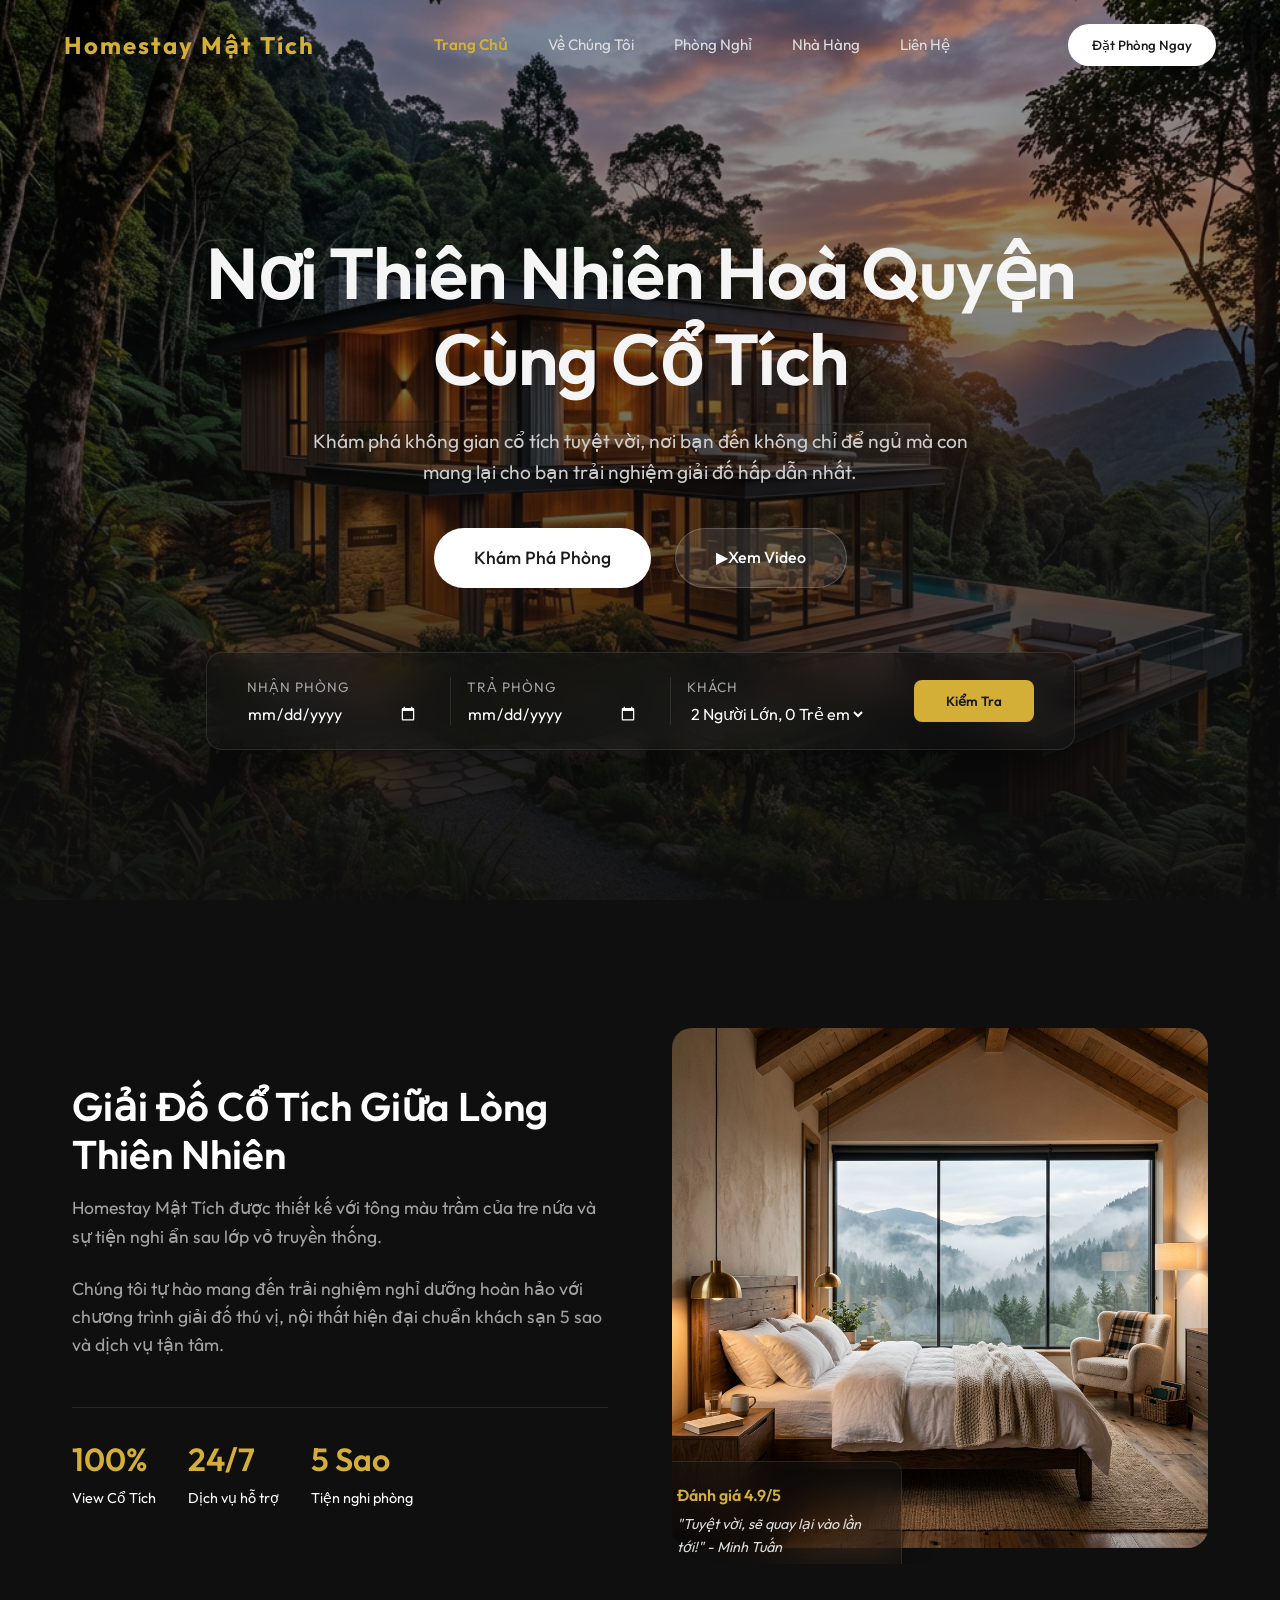
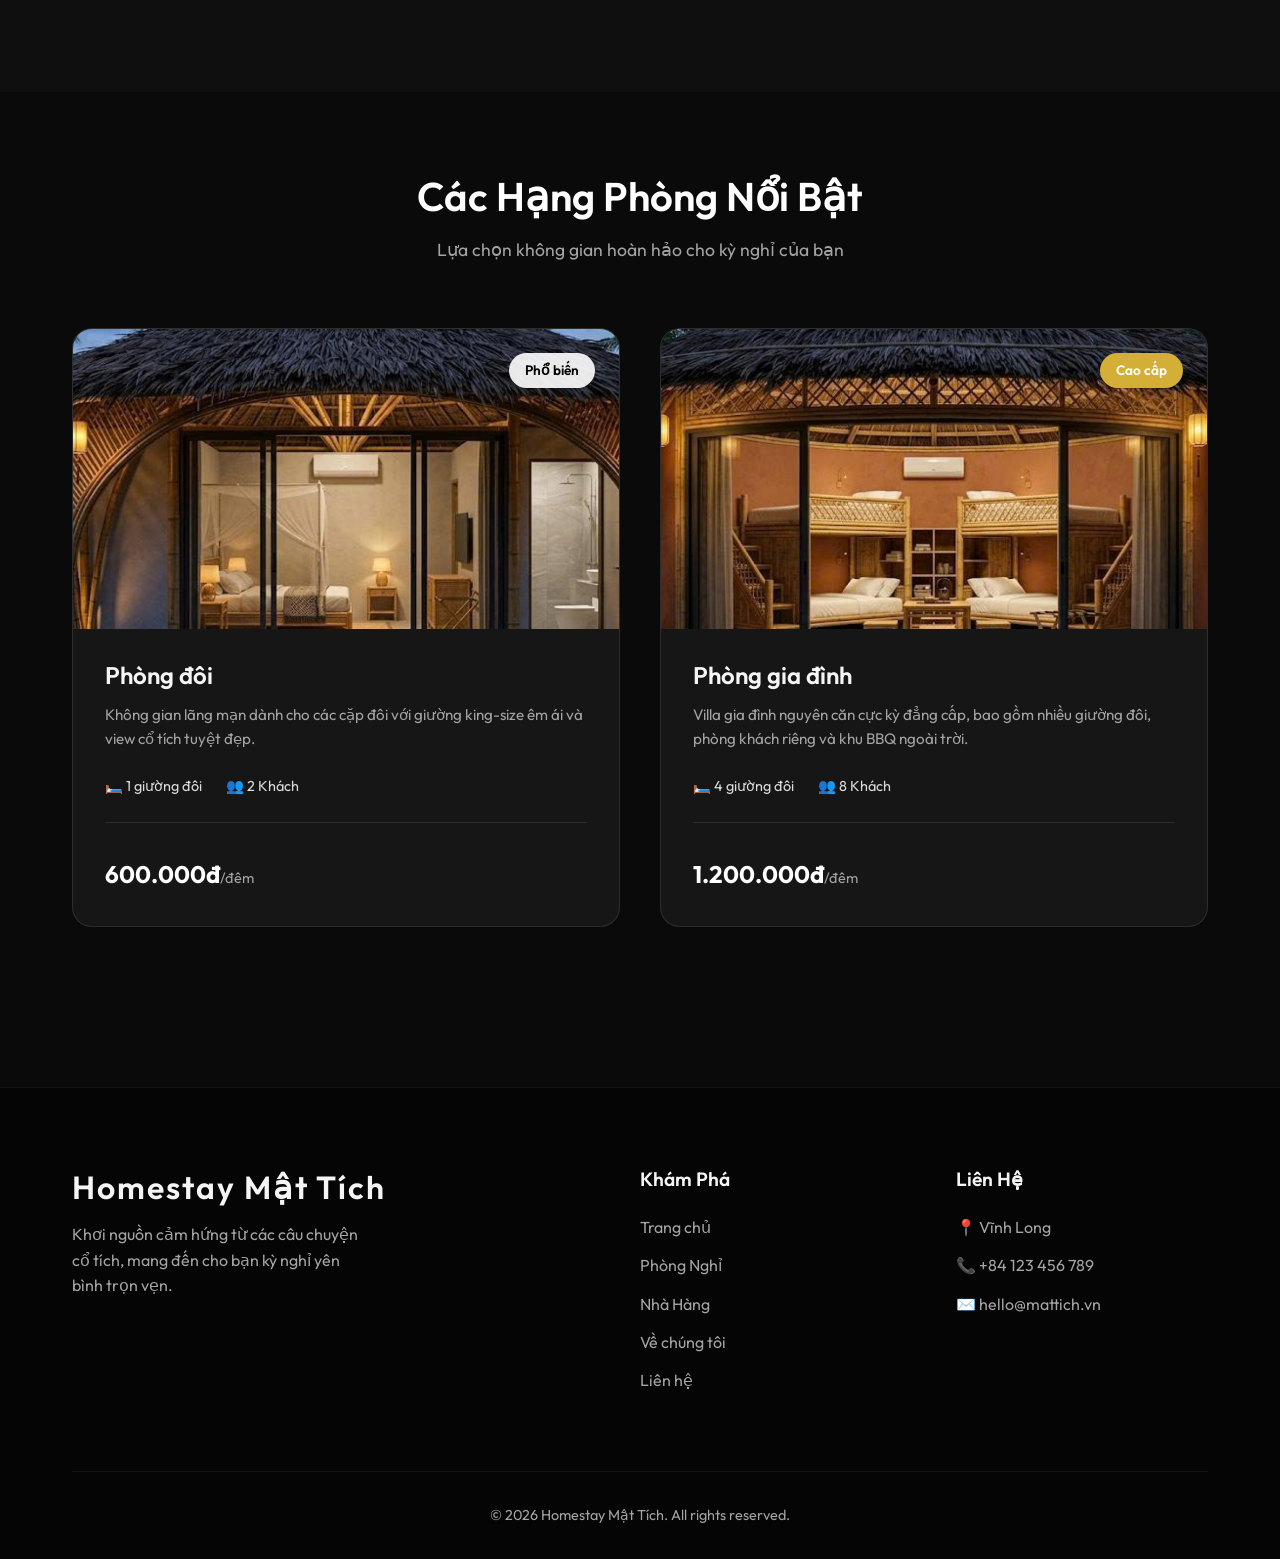
<file: index.html>
<!DOCTYPE html>
<html lang="vi">

<head>
    <meta charset="UTF-8">
    <meta name="viewport" content="width=device-width, initial-scale=1.0">
    <title>Homestay Mật Tích | Trải Nghiệm Nghỉ Dưỡng Hoàn Hảo</title>
    <meta name="description"
        content="Homestay Mật Tích mang đến cho bạn không gian lưu trú sang trọng, hoà mình cùng thiên nhiên với thiết kế hiện đại và dịch vụ đẳng cấp.">
    <!-- Google Fonts -->
    <link rel="preconnect" href="https://fonts.googleapis.com">
    <link rel="preconnect" href="https://fonts.gstatic.com" crossorigin>
    <link href="https://fonts.googleapis.com/css2?family=Outfit:wght@300;400;500;600;700&display=swap" rel="stylesheet">

    <!-- CSS -->
    <link rel="stylesheet" href="css/style.css">
    <link rel="stylesheet" href="css/animations.css">
</head>

<body>
    <!-- Navbar -->
    <nav class="navbar hidden-element">
        <div class="logo" style="color: var(--accent);">Homestay Mật Tích</div>
        <ul class="nav-links">
            <li><a href="index.html" style="color: var(--accent); font-weight: 600;">Trang Chủ</a></li>
            <li><a href="about.html">Về Chúng Tôi</a></li>
            <li><a href="rooms.html">Phòng Nghỉ</a></li>
            <li><a href="restaurant.html">Nhà Hàng</a></li>
            <li><a href="contact.html">Liên Hệ</a></li>
        </ul>
        <button class="btn-primary">Đặt Phòng Ngay</button>
    </nav>

    <!-- Hero Section -->
    <header id="home" class="hero">
        <div class="hero-bg"></div>
        <div class="hero-content">
            <h1 class="fade-up">Nơi Thiên Nhiên Hoà Quyện<br>Cùng Cổ Tích</h1>
            <p class="fade-up delay-1">Khám phá không gian cổ tích tuyệt vời, nơi bạn đến không chỉ để
                ngủ mà con mang lại cho bạn trải nghiệm giải đố hấp dẫn nhất.</p>
            <div class="hero-actions fade-up delay-2">
                <a href="rooms.html" class="btn-primary large">Khám Phá Phòng</a>
                <a href="#video" class="btn-secondary large play-btn">
                    <span class="icon">▶</span> Xem Video
                </a>
            </div>

            <!-- Glassmorphism Booking Bar -->
            <div class="booking-bar fade-up delay-3">
                <div class="booking-field">
                    <label>Nhận phòng</label>
                    <input type="date">
                </div>
                <div class="booking-field">
                    <label>Trả phòng</label>
                    <input type="date">
                </div>
                <div class="booking-field">
                    <label>Khách</label>
                    <select>
                        <option>2 Người Lớn, 0 Trẻ em</option>
                        <option>2 Người Lớn, 1 Trẻ em</option>
                        <option>4 Người Lớn, 2 Trẻ em</option>
                    </select>
                </div>
                <button class="btn-accent">Kiểm Tra</button>
            </div>
        </div>
    </header>

    <!-- About Section -->
    <section id="about" class="about-section">
        <div class="container grid-2-col">
            <div class="about-text scroll-animate slide-right">
                <h2 class="section-title">Giải Đố Cổ Tích Giữa Lòng Thiên Nhiên</h2>
                <p>Homestay Mật Tích được thiết kế với tông màu trầm của tre nứa và sự tiện nghi ẩn sau lớp vỏ truyền
                    thống.</p>
                <p>Chúng tôi tự hào mang đến trải nghiệm nghỉ dưỡng hoàn hảo với chương trình giải đố thú vị, nội thất
                    hiện đại chuẩn
                    khách sạn 5 sao và dịch vụ tận tâm.</p>
                <div class="features">
                    <div class="feature-item">
                        <h3>100%</h3>
                        <p>View Cổ Tích</p>
                    </div>
                    <div class="feature-item">
                        <h3>24/7</h3>
                        <p>Dịch vụ hỗ trợ</p>
                    </div>
                    <div class="feature-item">
                        <h3>5 Sao</h3>
                        <p>Tiện nghi phòng</p>
                    </div>
                </div>
            </div>
            <div class="about-image scroll-animate slide-left">
                <img src="assets/images/room1.png" alt="Phòng ngủ ấm cúng" class="image-parallax">
                <div class="glass-card overlay-card">
                    <h4>Đánh giá 4.9/5</h4>
                    <p>"Tuyệt vời, sẽ quay lại vào lần tới!" - Minh Tuấn</p>
                </div>
            </div>
        </div>
    </section>

    <!-- Rooms Section -->
    <section id="rooms" class="rooms-section">
        <div class="container">
            <div class="section-header scroll-animate fade-up">
                <h2 class="section-title">Các Hạng Phòng Nổi Bật</h2>
                <p>Lựa chọn không gian hoàn hảo cho kỳ nghỉ của bạn</p>
            </div>

            <div class="rooms-grid">
                <!-- Room Card 1: Phòng đôi -->
                <div class="room-card scroll-animate fade-up">
                    <div class="room-img-wrapper">
                        <img src="assets/images/room4.jpg" alt="Phòng đôi">
                        <span class="badge">Phổ biến</span>
                    </div>
                    <div class="room-info">
                        <h3>Phòng đôi</h3>
                        <p>Không gian lãng mạn dành cho các cặp đôi với giường king-size êm ái và view cổ tích tuyệt đẹp.</p>
                        <div class="room-meta">
                            <span>🛏️ 1 giường đôi</span>
                            <span>👥 2 Khách</span>
                        </div>
                        <div class="room-footer">
                            <div class="price">600.000đ<span>/đêm</span></div>
                            <!-- Đã xoá nút chi tiết theo yêu cầu -->
                        </div>
                    </div>
                </div>

                <!-- Room Card 2: Phòng gia đình -->
                <div class="room-card scroll-animate fade-up delay-1">
                    <div class="room-img-wrapper">
                        <img src="assets/images/room6.jpg" alt="Phòng gia đình">
                        <span class="badge premium">Cao cấp</span>
                    </div>
                    <div class="room-info">
                        <h3>Phòng gia đình</h3>
                        <p>Villa gia đình nguyên căn cực kỳ đẳng cấp, bao gồm nhiều giường đôi, phòng khách riêng và khu
                            BBQ ngoài trời.</p>
                        <div class="room-meta">
                            <span>🛏️ 4 giường đôi</span>
                            <span>👥 8 Khách</span>
                        </div>
                        <div class="room-footer">
                            <div class="price">1.200.000đ<span>/đêm</span></div>
                            <!-- Đã xoá nút chi tiết theo yêu cầu -->
                        </div>
                    </div>
                </div>
            </div>
        </div>
    </section>

    <!-- Footer -->
    <footer class="footer">
        <div class="container">
            <div class="footer-grid">
                <div class="footer-brand">
                    <h2>Homestay Mật Tích</h2>
                    <p>Khơi nguồn cảm hứng từ các câu chuyện cổ tích, mang đến cho bạn kỳ nghỉ yên bình trọn vẹn.</p>
                </div>
                <div class="footer-links">
                    <h3>Khám Phá</h3>
                    <ul>
                        <li><a href="index.html">Trang chủ</a></li>
                        <li><a href="rooms.html">Phòng Nghỉ</a></li>
                        <li><a href="restaurant.html">Nhà Hàng</a></li>
                        <li><a href="about.html">Về chúng tôi</a></li>
                        <li><a href="contact.html">Liên hệ</a></li>
                    </ul>
                </div>
                <div class="footer-contact">
                    <h3>Liên Hệ</h3>
                    <p>📍 Vĩnh Long</p>
                    <p>📞 +84 123 456 789</p>
                    <p>✉️ hello@mattich.vn</p>
                </div>
            </div>
            <div class="footer-bottom">
                <p>&copy; 2026 Homestay Mật Tích. All rights reserved.</p>
            </div>
        </div>
    </footer>

    <!-- JS -->
    <script src="js/main.js"></script>
</body>

</html>
</file>
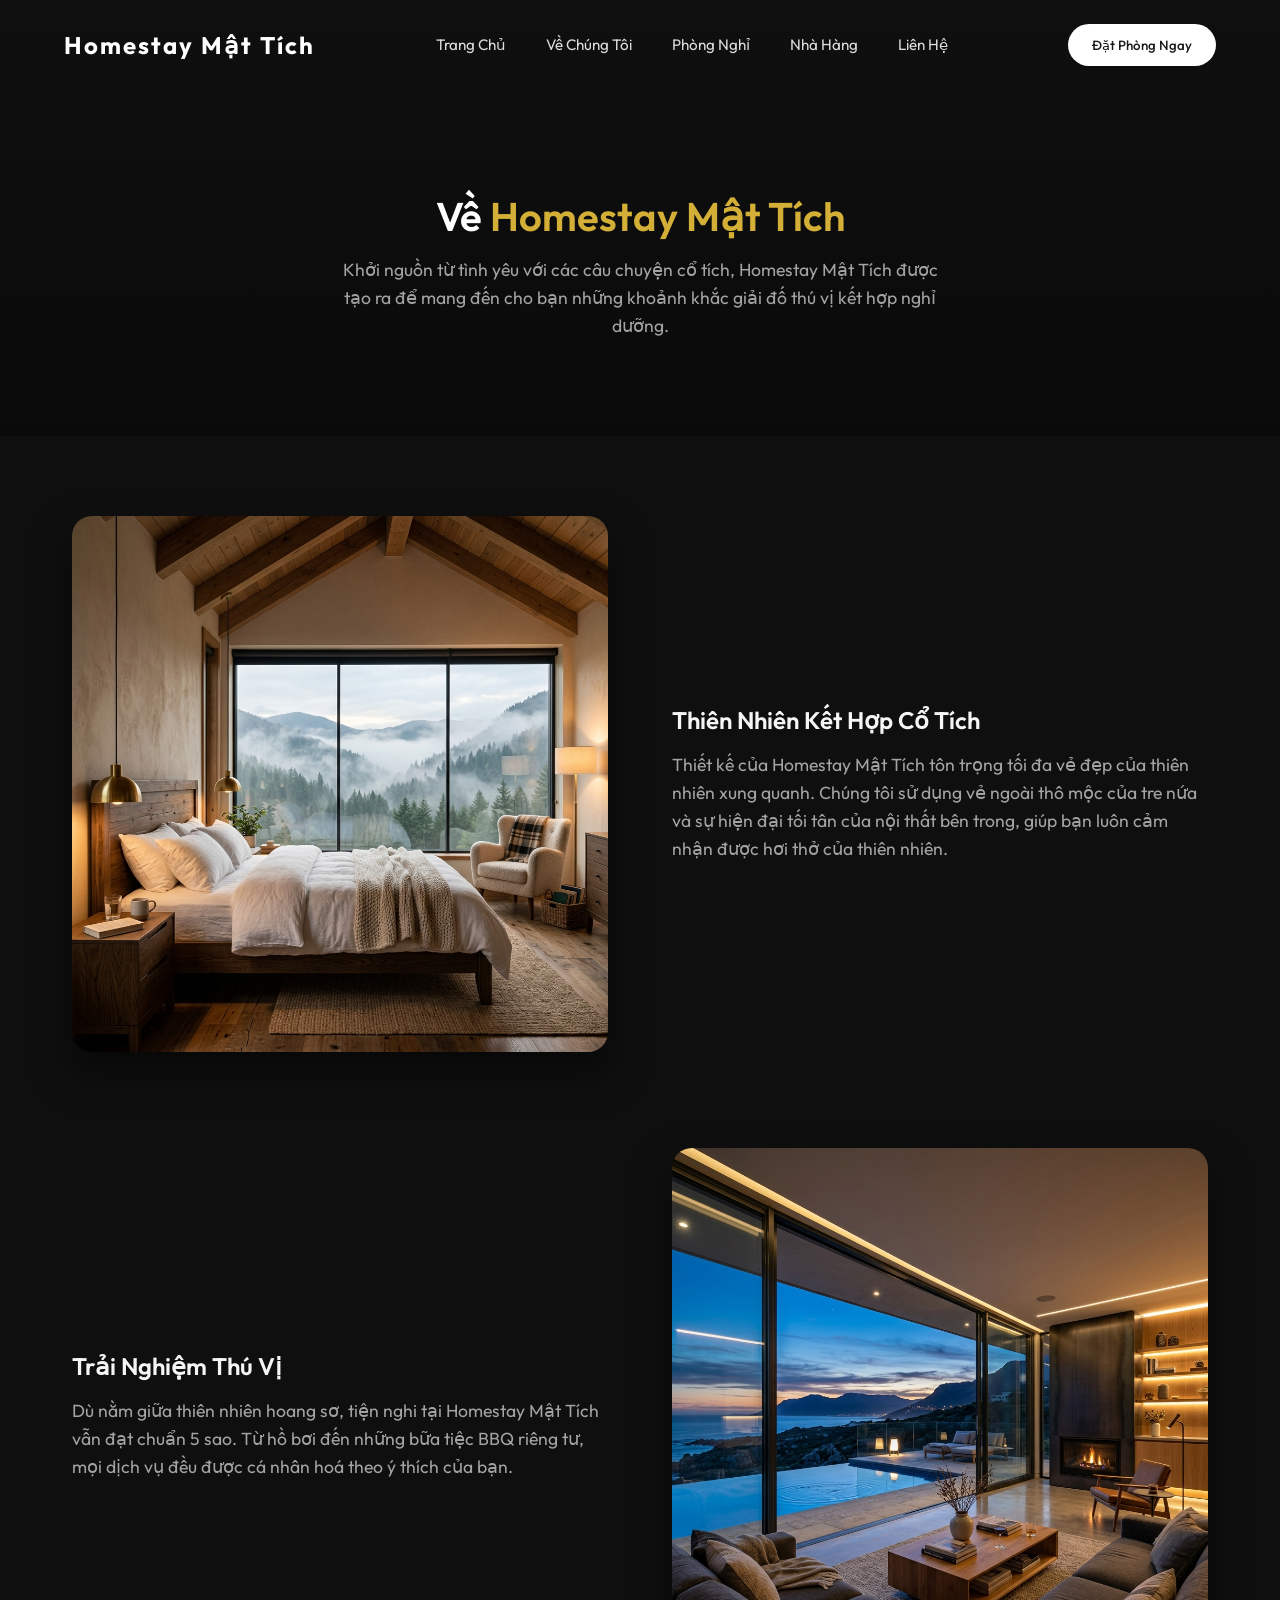
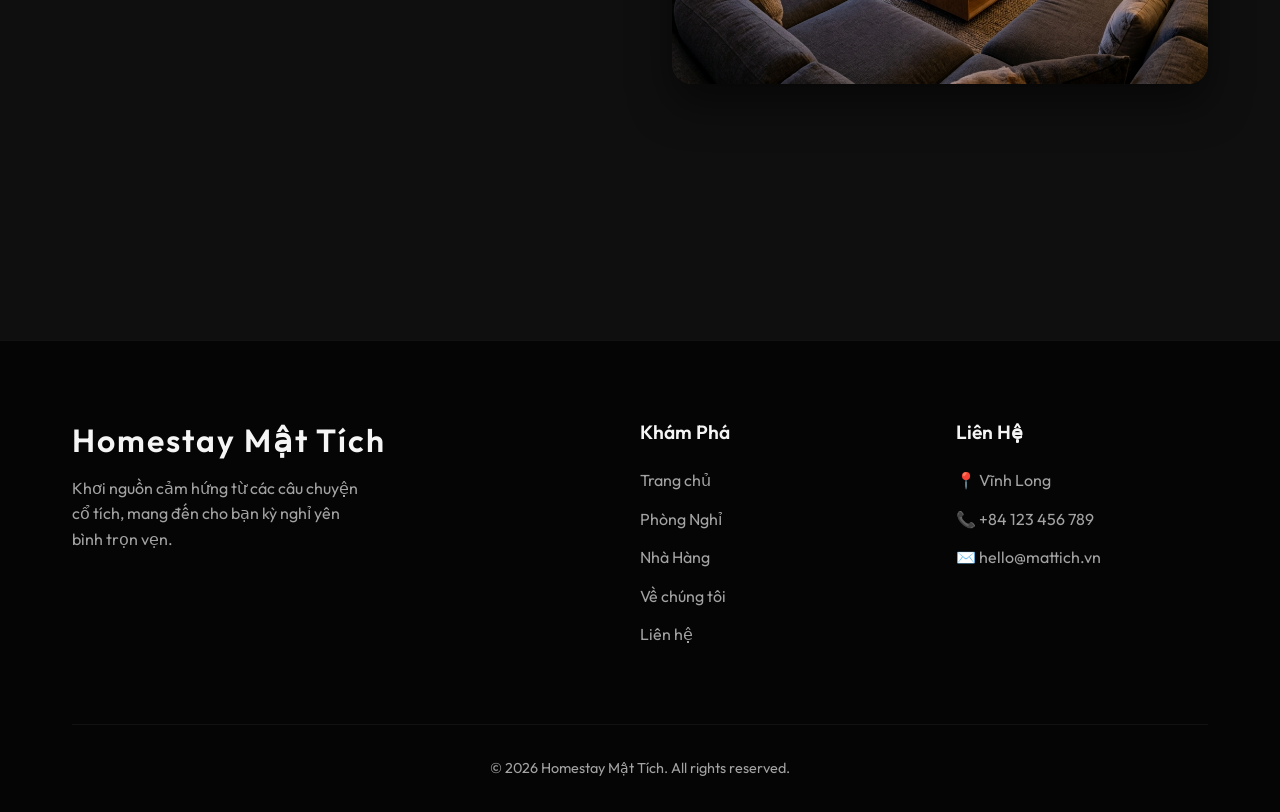
<file: about.html>
﻿<!DOCTYPE html>
<html lang="vi">

<head>
    <meta charset="UTF-8">
    <meta name="viewport" content="width=device-width, initial-scale=1.0">
    <title>Về Chúng Tôi | Homestay Mật Tích</title>
    <meta name="description" content="Khám phá câu chuyện và dịch vụ của Homestay Mật Tích.">
    <!-- Google Fonts -->
    <link rel="preconnect" href="https://fonts.googleapis.com">
    <link rel="preconnect" href="https://fonts.gstatic.com" crossorigin>
    <link href="https://fonts.googleapis.com/css2?family=Outfit:wght@300;400;500;600;700&display=swap" rel="stylesheet">

    <!-- CSS -->
    <link rel="stylesheet" href="css/style.css">
    <link rel="stylesheet" href="css/animations.css">
    <style>
        .page-header {
            padding: 12rem 0 6rem;
            text-align: center;
            background: linear-gradient(to bottom, rgba(15, 15, 15, 1) 0%, rgba(10, 10, 10, 1) 100%);
        }

        .story-section {
            padding: 5rem 0 10rem;
        }

        .story-grid {
            display: grid;
            grid-template-columns: 1fr 1fr;
            gap: 4rem;
            align-items: center;
            margin-bottom: 6rem;
        }

        .story-grid.reverse {
            direction: rtl;
        }

        .story-grid.reverse>* {
            direction: ltr;
        }

        .story-image img {
            border-radius: 20px;
            box-shadow: 0 20px 40px rgba(0, 0, 0, 0.5);
        }
    </style>
</head>

<body>
    <!-- Navbar -->
    <nav class="navbar scrolled">
        <div class="logo">Homestay Mật Tích</div>
        <ul class="nav-links">
            <li><a href="index.html">Trang Chủ</a></li>
            <li><a href="about.html">Về Chúng Tôi</a></li>
            <li><a href="rooms.html">Phòng Nghỉ</a></li>
            <li><a href="restaurant.html">Nhà Hàng</a></li>
            <li><a href="contact.html">Liên Hệ</a></li>
        </ul>
        <button class="btn-primary">Đặt Phòng Ngay</button>
    </nav>

    <!-- Page Header -->
    <header class="page-header">
        <div class="container">
            <h1 class="section-title scroll-animate fade-up">Về <span>Homestay Mật Tích</span></h1>
            <p class="scroll-animate fade-up delay-1"
                style="max-width: 600px; margin: 0 auto; color: var(--text-muted); font-size: 1.1rem;">Khởi nguồn từ
                tình yêu với các câu chuyện cổ tích, Homestay Mật Tích được tạo ra để mang đến cho bạn những khoảnh khắc
                giải đố thú vị kết hợp nghỉ dưỡng.</p>
        </div>
    </header>

    <!-- Story Section -->
    <section class="story-section">
        <div class="container">
            <div class="story-grid">
                <div class="story-image scroll-animate slide-right">
                    <img src="assets/images/room1.png" alt="Kiến trúc hoà hợp thiên nhiên">
                </div>
                <div class="story-content scroll-animate slide-left">
                    <h2>Thiên Nhiên Kết Hợp Cổ Tích</h2>
                    <p style="color: var(--text-muted); margin-top: 1rem; font-size: 1.1rem;">Thiết kế của Homestay Mật
                        Tích tôn trọng tối đa vẻ đẹp của thiên nhiên xung quanh. Chúng tôi sử dụng vẻ ngoài thô mộc của
                        tre nứa và sự hiện đại tối tân của nội thất bên trong, giúp bạn luôn cảm nhận được hơi thở
                        của thiên nhiên.</p>
                </div>
            </div>

            <div class="story-grid reverse">
                <div class="story-image scroll-animate slide-left">
                    <img src="assets/images/room2.png" alt="Dịch vụ tận tâm">
                </div>
                <div class="story-content scroll-animate slide-right">
                    <h2>Trải Nghiệm Thú Vị</h2>
                    <p style="color: var(--text-muted); margin-top: 1rem; font-size: 1.1rem;">Dù nằm giữa thiên nhiên
                        hoang sơ, tiện nghi tại Homestay Mật Tích vẫn đạt chuẩn 5 sao. Từ hồ bơi
                        đến những bữa tiệc BBQ riêng tư, mọi dịch vụ đều được cá nhân hoá theo ý thích của bạn.</p>
                </div>
            </div>
        </div>
    </section>

    <!-- Footer -->
    <footer class="footer">
        <div class="container">
            <div class="footer-grid">
                <div class="footer-brand">
                    <h2>Homestay Mật Tích</h2>
                    <p>Khơi nguồn cảm hứng từ các câu chuyện cổ tích, mang đến cho bạn kỳ nghỉ yên bình trọn vẹn.</p>
                </div>
                <div class="footer-links">
                    <h3>Khám Phá</h3>
                    <ul>
                        <li><a href="index.html">Trang chủ</a></li>
                        <li><a href="rooms.html">Phòng Nghỉ</a></li>
                        <li><a href="restaurant.html">Nhà Hàng</a></li>
                        <li><a href="about.html">Về chúng tôi</a></li>
                        <li><a href="contact.html">Liên hệ</a></li>
                    </ul>
                </div>
                <div class="footer-contact">
                    <h3>Liên Hệ</h3>
                    <p>📍 Vĩnh Long</p>
                    <p>📞 +84 123 456 789</p>
                    <p>✉️ hello@mattich.vn</p>
                </div>
            </div>
            <div class="footer-bottom">
                <p>&copy; 2026 Homestay Mật Tích. All rights reserved.</p>
            </div>
        </div>
    </footer>

    <!-- JS -->
    <script src="js/main.js"></script>
</body>

</html>
</file>
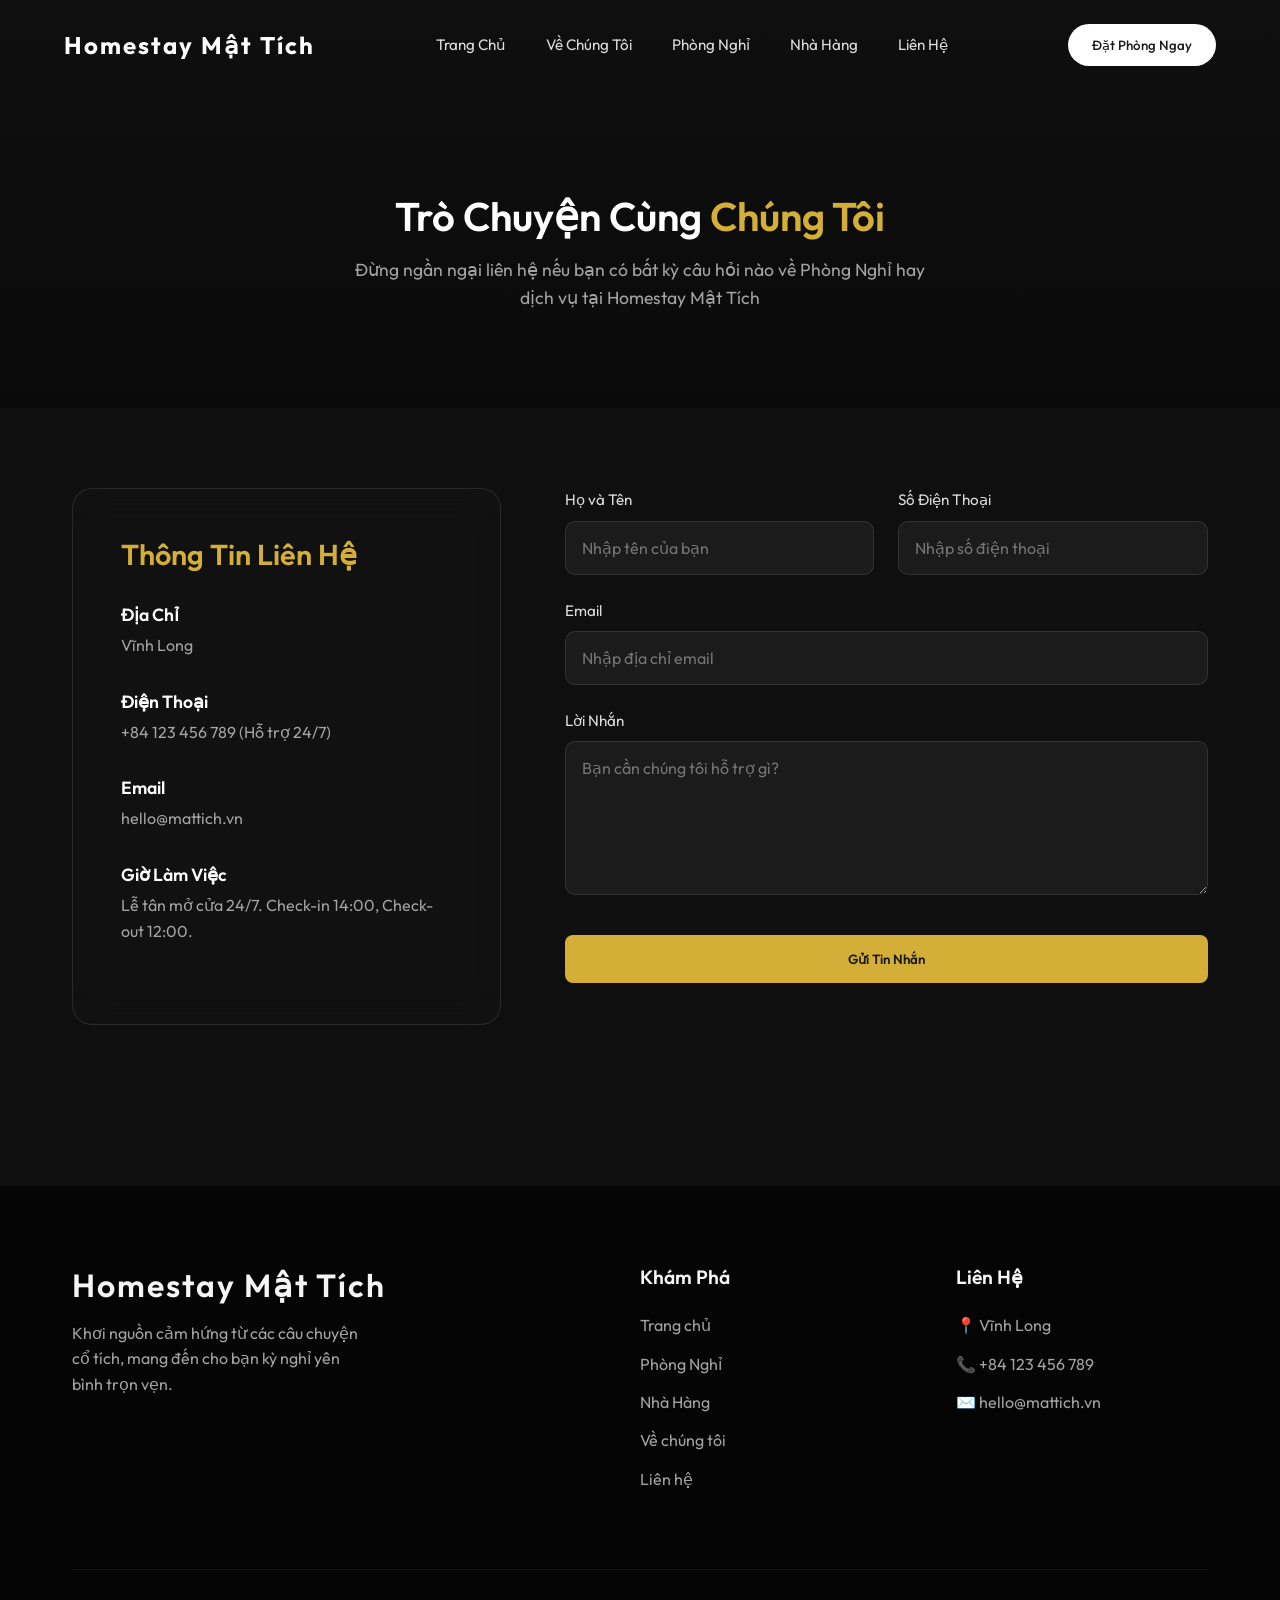
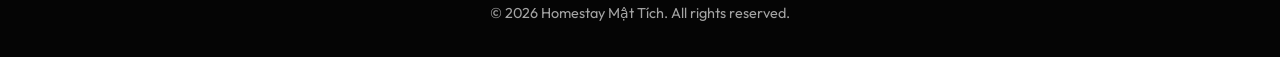
<file: contact.html>
﻿<!DOCTYPE html>
<html lang="vi">

<head>
    <meta charset="UTF-8">
    <meta name="viewport" content="width=device-width, initial-scale=1.0">
    <title>Liên Hệ | Homestay Mật Tích</title>
    <meta name="description" content="Liên hệ với Homestay Mật Tích.">
    <!-- Google Fonts -->
    <link rel="preconnect" href="https://fonts.googleapis.com">
    <link rel="preconnect" href="https://fonts.gstatic.com" crossorigin>
    <link href="https://fonts.googleapis.com/css2?family=Outfit:wght@300;400;500;600;700&display=swap" rel="stylesheet">

    <!-- CSS -->
    <link rel="stylesheet" href="css/style.css">
    <link rel="stylesheet" href="css/animations.css">
    <style>
        .page-header {
            padding: 12rem 0 6rem;
            text-align: center;
            background: linear-gradient(to bottom, rgba(15, 15, 15, 1) 0%, rgba(10, 10, 10, 1) 100%);
        }

        .contact-section {
            padding: 5rem 0 10rem;
        }

        .contact-grid {
            display: grid;
            grid-template-columns: 1fr 1.5fr;
            gap: 4rem;
        }

        .contact-info {
            background: var(--glass-bg);
            border: 1px solid var(--glass-border);
            padding: 3rem;
            border-radius: 20px;
            backdrop-filter: blur(20px);
        }

        .contact-info h3 {
            font-size: 1.8rem;
            margin-bottom: 2rem;
            color: var(--accent);
        }

        .contact-item {
            margin-bottom: 2rem;
        }

        .contact-item h4 {
            color: #fff;
            margin-bottom: 0.5rem;
            font-size: 1.1rem;
        }

        .contact-item p {
            color: var(--text-muted);
        }

        /* Contact Form */
        .contact-form {
            display: flex;
            flex-direction: column;
            gap: 1.5rem;
        }

        .form-group {
            display: flex;
            flex-direction: column;
            gap: 0.5rem;
        }

        .form-group label {
            color: #ddd;
            font-size: 0.95rem;
        }

        .form-group input,
        .form-group textarea {
            background: rgba(255, 255, 255, 0.05);
            border: 1px solid rgba(255, 255, 255, 0.1);
            padding: 1rem;
            border-radius: 10px;
            color: #fff;
            font-family: var(--font-main);
            font-size: 1rem;
            outline: none;
            transition: var(--transition);
        }

        .form-group input:focus,
        .form-group textarea:focus {
            border-color: var(--accent);
            background: rgba(255, 255, 255, 0.1);
        }

        @media (max-width: 768px) {
            .contact-grid {
                grid-template-columns: 1fr;
            }
        }
    </style>
</head>

<body>
    <!-- Navbar -->
    <nav class="navbar scrolled">
        <div class="logo">Homestay Mật Tích</div>
        <ul class="nav-links">
            <li><a href="index.html">Trang Chủ</a></li>
            <li><a href="about.html">Về Chúng Tôi</a></li>
            <li><a href="rooms.html">Phòng Nghỉ</a></li>
            <li><a href="restaurant.html">Nhà Hàng</a></li>

            <li><a href="contact.html">Liên Hệ</a></li>
        </ul>
        <button class="btn-primary">Đặt Phòng Ngay</button>
    </nav>

    <!-- Page Header -->
    <header class="page-header">
        <div class="container">
            <h1 class="section-title scroll-animate fade-up">Trò Chuyện Cùng <span>Chúng Tôi</span></h1>
            <p class="scroll-animate fade-up delay-1"
                style="max-width: 600px; margin: 0 auto; color: var(--text-muted); font-size: 1.1rem;">Đừng ngần ngại
                liên hệ nếu bạn có bất kỳ câu hỏi nào về Phòng Nghỉ hay dịch vụ tại Homestay Mật Tích</p>
        </div>
    </header>

    <!-- Contact Section -->
    <section class="contact-section">
        <div class="container">
            <div class="contact-grid">
                <!-- Info -->
                <div class="contact-info scroll-animate slide-right">
                    <h3>Thông Tin Liên Hệ</h3>
                    <div class="contact-item">
                        <h4>Địa Chỉ</h4>
                        <p>Vĩnh Long</p>
                    </div>
                    <div class="contact-item">
                        <h4>Điện Thoại</h4>
                        <p>+84 123 456 789 (Hỗ trợ 24/7)</p>
                    </div>
                    <div class="contact-item">
                        <h4>Email</h4>
                        <p>hello@mattich.vn</p>
                    </div>
                    <div class="contact-item">
                        <h4>Giờ Làm Việc</h4>
                        <p>Lễ tân mở cửa 24/7. Check-in 14:00, Check-out 12:00.</p>
                    </div>
                </div>

                <!-- Form -->
                <div class="form-wrapper scroll-animate slide-left delay-1">
                    <form class="contact-form">
                        <div style="display: grid; grid-template-columns: 1fr 1fr; gap: 1.5rem;">
                            <div class="form-group">
                                <label>Họ và Tên</label>
                                <input type="text" placeholder="Nhập tên của bạn" required>
                            </div>
                            <div class="form-group">
                                <label>Số Điện Thoại</label>
                                <input type="tel" placeholder="Nhập số điện thoại" required>
                            </div>
                        </div>
                        <div class="form-group">
                            <label>Email</label>
                            <input type="email" placeholder="Nhập địa chỉ email" required>
                        </div>
                        <div class="form-group">
                            <label>Lời Nhắn</label>
                            <textarea rows="6" placeholder="Bạn cần chúng tôi hỗ trợ gì?" required></textarea>
                        </div>
                        <button type="submit" class="btn-accent"
                            style="margin-top: 1rem; width: 100%; padding: 1rem;">Gửi Tin Nhắn</button>
                    </form>
                </div>
            </div>
        </div>
    </section>

    <!-- Footer -->
    <footer class="footer">
        <div class="container">
            <div class="footer-grid">
                <div class="footer-brand">
                    <h2>Homestay Mật Tích</h2>
                    <p>Khơi nguồn cảm hứng từ các câu chuyện cổ tích, mang đến cho bạn kỳ nghỉ yên bình trọn vẹn.</p>
                </div>
                <div class="footer-links">
                    <h3>Khám Phá</h3>
                    <ul>
                        <li><a href="index.html">Trang chủ</a></li>
                        <li><a href="rooms.html">Phòng Nghỉ</a></li>
                        <li><a href="restaurant.html">Nhà Hàng</a></li>

                        <li><a href="about.html">Về chúng tôi</a></li>
                        <li><a href="contact.html">Liên hệ</a></li>
                    </ul>
                </div>
                <div class="footer-contact">
                    <h3>Liên Hệ</h3>
                    <p>📍 Vĩnh Long</p>
                    <p>📞 +84 123 456 789</p>
                    <p>✉️ hello@mattich.vn</p>
                </div>
            </div>
            <div class="footer-bottom">
                <p>&copy; 2026 Homestay Mật Tích. All rights reserved.</p>
            </div>
        </div>
    </footer>

    <!-- JS -->
    <script src="js/main.js"></script>
</body>

</html>
</file>
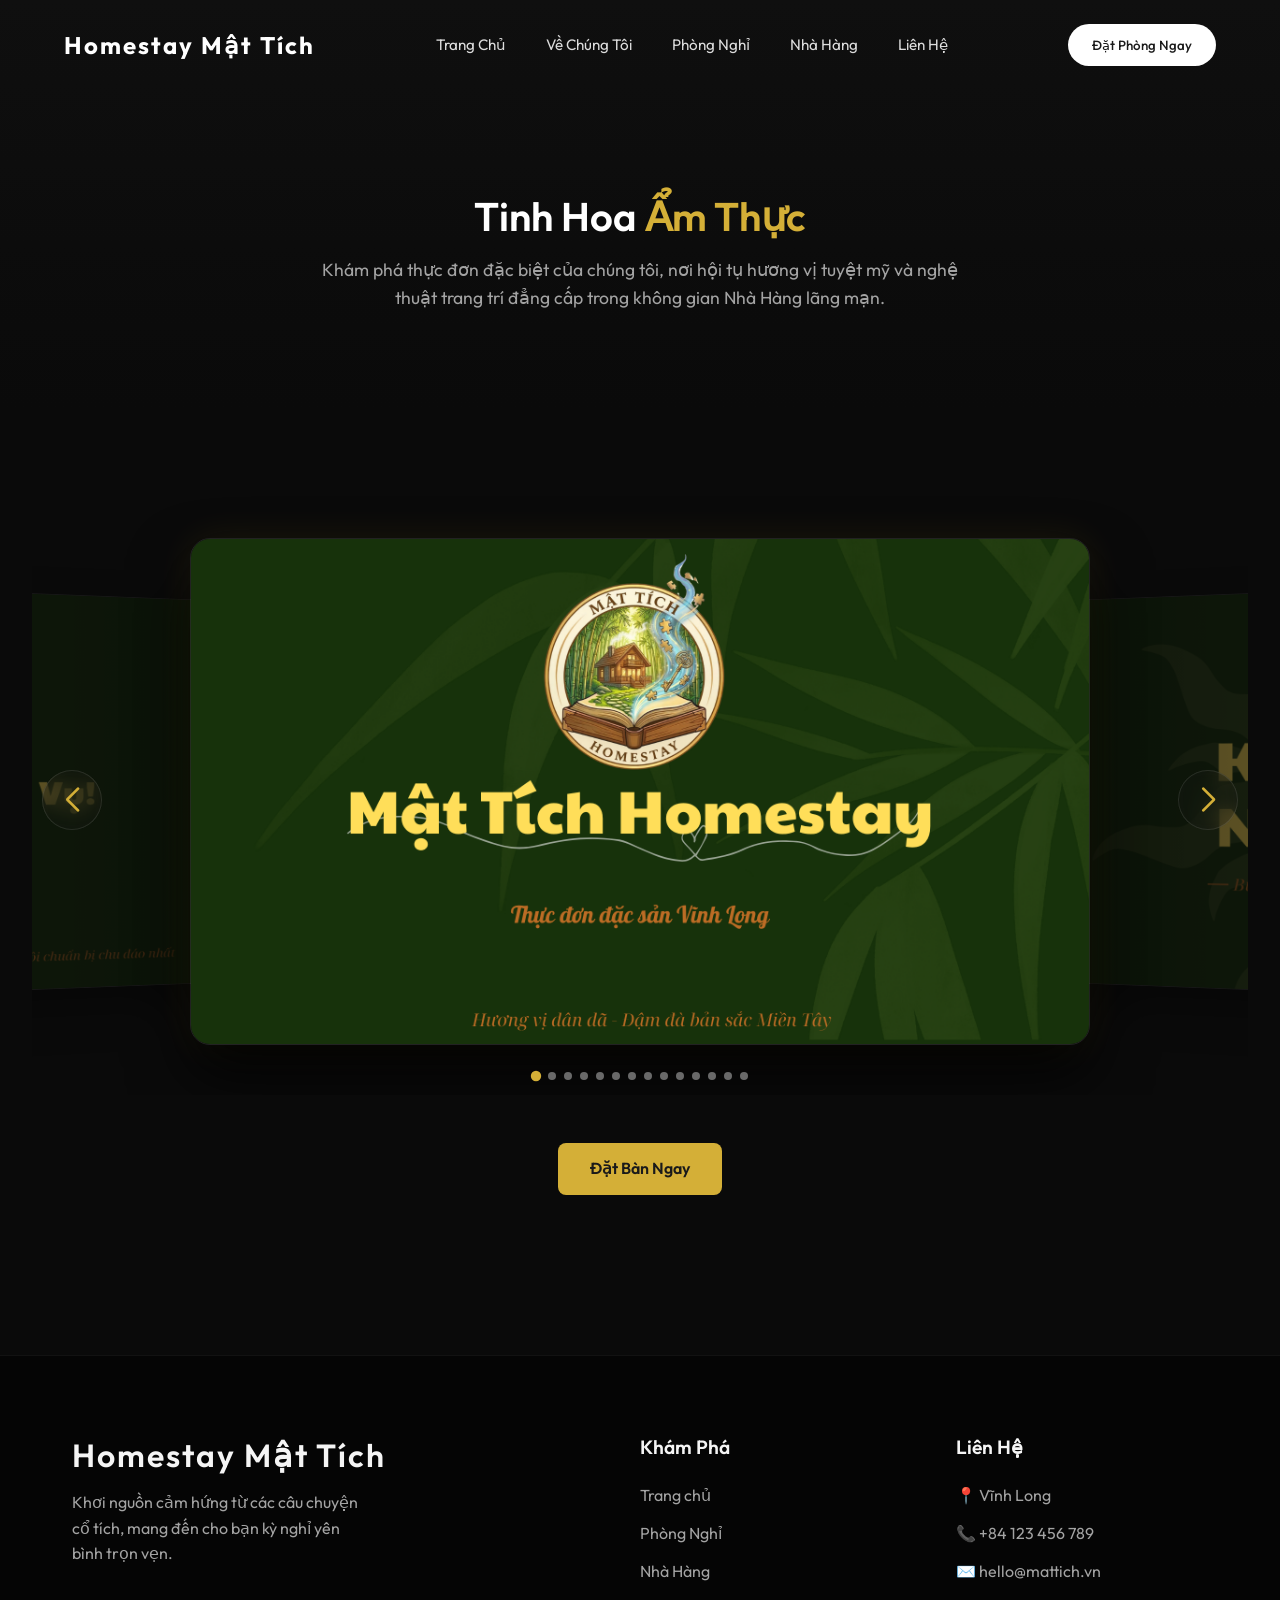
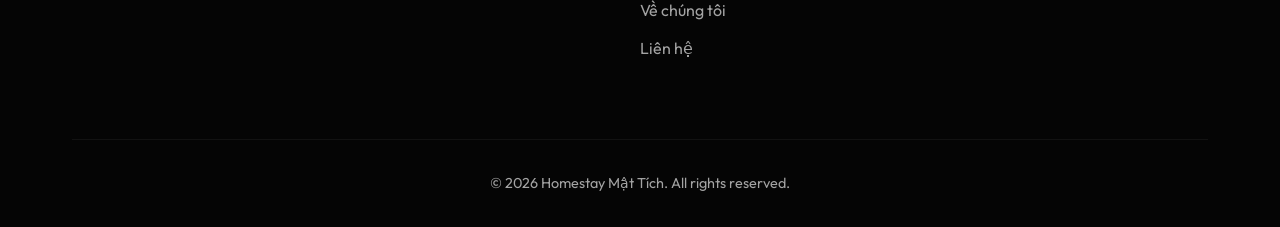
<file: restaurant.html>
﻿<!DOCTYPE html>
<html lang="vi">

<head>
    <meta charset="UTF-8">
    <meta name="viewport" content="width=device-width, initial-scale=1.0">
    <title>Nhà Hàng | Homestay Mật Tích</title>
    <meta name="description"
        content="Khám phá tinh hoa ẩm thực tại Nhà Hàng Homestay Mật Tích với các món ăn độc đáo và không gian sang trọng.">
    <!-- Google Fonts -->
    <link rel="preconnect" href="https://fonts.googleapis.com">
    <link rel="preconnect" href="https://fonts.gstatic.com" crossorigin>
    <link href="https://fonts.googleapis.com/css2?family=Outfit:wght@300;400;500;600;700&display=swap" rel="stylesheet">

    <!-- Swiper CSS -->
    <link rel="stylesheet" href="https://cdn.jsdelivr.net/npm/swiper@10/swiper-bundle.min.css" />

    <!-- Custom CSS -->
    <link rel="stylesheet" href="css/style.css">
    <link rel="stylesheet" href="css/animations.css">

    <style>
        .page-header {
            padding: 12rem 0 6rem;
            text-align: center;
            background: linear-gradient(to bottom, rgba(15, 15, 15, 1) 0%, rgba(10, 10, 10, 1) 100%);
        }

        .restaurant-menu-section {
            padding: 5rem 0 10rem;
            background: #0a0a0a;
            position: relative;
        }

        /* Swiper Styling for Premium Look */
        .swiper {
            width: 100%;
            padding-top: 50px;
            padding-bottom: 50px;
        }

        .swiper-slide {
            background-position: center;
            background-size: cover;
            width: 80%;
            max-width: 900px;
            border-radius: 20px;
            overflow: hidden;
            box-shadow: 0 25px 50px rgba(0, 0, 0, 0.6);
            border: 1px solid var(--glass-border);
            opacity: 0.5;
            transition: all 0.5s ease;
            transform: scale(0.9);
        }

        .swiper-slide-active {
            opacity: 1;
            transform: scale(1);
            box-shadow: 0 30px 60px rgba(0, 0, 0, 0.8), 0 0 40px rgba(212, 175, 55, 0.1);
        }

        .swiper-slide img {
            display: block;
            width: 100%;
            height: auto;
            object-fit: contain;
            /* Prevents cropping the presentation slides */
            background: #1a1a1a;
            /* Background for images if they have transparent parts or differ in aspect ratio */
        }

        /* Custom Navigation Arrows */
        .swiper-button-next,
        .swiper-button-prev {
            color: var(--accent);
            background: var(--glass-bg);
            backdrop-filter: blur(10px);
            width: 60px;
            height: 60px;
            border-radius: 50%;
            border: 1px solid var(--glass-border);
            transition: var(--transition);
        }

        .swiper-button-next:hover,
        .swiper-button-prev:hover {
            background: var(--accent);
            color: #fff;
            transform: scale(1.1);
        }

        .swiper-button-next::after,
        .swiper-button-prev::after {
            font-size: 1.5rem;
            font-weight: bold;
        }

        .swiper-pagination-bullet {
            background: #fff;
            opacity: 0.4;
            transition: var(--transition);
        }

        .swiper-pagination-bullet-active {
            background: var(--accent);
            opacity: 1;
            transform: scale(1.3);
        }

        @media (max-width: 768px) {
            .swiper-slide {
                width: 95%;
            }

            .swiper-button-next,
            .swiper-button-prev {
                display: none;
                /* Hide arrows on mobile to favor swiping */
            }
        }
    </style>
</head>

<body>
    <!-- Navbar -->
    <nav class="navbar scrolled">
        <div class="logo">Homestay Mật Tích</div>
        <ul class="nav-links">
            <li><a href="index.html">Trang Chủ</a></li>
            <li><a href="about.html">Về Chúng Tôi</a></li>
            <li><a href="rooms.html">Phòng Nghỉ</a></li>
            <li><a href="restaurant.html">Nhà Hàng</a></li>
            <li><a href="contact.html">Liên Hệ</a></li>
        </ul>
        <button class="btn-primary" onclick="window.location.href='rooms.html'">Đặt Phòng Ngay</button>
    </nav>

    <!-- Page Header -->
    <header class="page-header">
        <div class="container">
            <h1 class="section-title scroll-animate fade-up">Tinh Hoa <span>Ẩm Thực</span></h1>
            <p class="scroll-animate fade-up delay-1"
                style="max-width: 650px; margin: 0 auto; color: var(--text-muted); font-size: 1.1rem;">Khám phá thực đơn
                đặc biệt của chúng tôi, nơi hội tụ hương vị tuyệt mỹ và nghệ thuật trang trí đẳng cấp trong không gian
                Nhà Hàng lãng mạn.</p>
        </div>
    </header>

    <!-- Restaurant Menu Slider Section -->
    <section class="restaurant-menu-section">
        <div class="container" style="max-width: 1400px;">
            <!-- Swiper -->
            <div class="swiper mySwiper scroll-animate fade-up delay-2">
                <div class="swiper-wrapper">
                    <!-- 14 Slides -->
                    <div class="swiper-slide"><img src="assets/images/restaurant/1.png" alt="Thực đơn 1"></div>
                    <div class="swiper-slide"><img src="assets/images/restaurant/2.png" alt="Thực đơn 2"></div>
                    <div class="swiper-slide"><img src="assets/images/restaurant/3.png" alt="Thực đơn 3"></div>
                    <div class="swiper-slide"><img src="assets/images/restaurant/4.png" alt="Thực đơn 4"></div>
                    <div class="swiper-slide"><img src="assets/images/restaurant/5.png" alt="Thực đơn 5"></div>
                    <div class="swiper-slide"><img src="assets/images/restaurant/6.png" alt="Thực đơn 6"></div>
                    <div class="swiper-slide"><img src="assets/images/restaurant/7.png" alt="Thực đơn 7"></div>
                    <div class="swiper-slide"><img src="assets/images/restaurant/8.png" alt="Thực đơn 8"></div>
                    <div class="swiper-slide"><img src="assets/images/restaurant/9.png" alt="Thực đơn 9"></div>
                    <div class="swiper-slide"><img src="assets/images/restaurant/10.png" alt="Thực đơn 10"></div>
                    <div class="swiper-slide"><img src="assets/images/restaurant/11.png" alt="Thực đơn 11"></div>
                    <div class="swiper-slide"><img src="assets/images/restaurant/12.png" alt="Thực đơn 12"></div>
                    <div class="swiper-slide"><img src="assets/images/restaurant/13.png" alt="Thực đơn 13"></div>
                    <div class="swiper-slide"><img src="assets/images/restaurant/14.png" alt="Thực đơn 14"></div>
                </div>
                <!-- Add Pagination -->
                <div class="swiper-pagination"></div>
                <!-- Add Navigation -->
                <div class="swiper-button-next"></div>
                <div class="swiper-button-prev"></div>
            </div>

            <div style="text-align: center; margin-top: 3rem;" class="scroll-animate fade-up">
                <a href="contact.html" class="btn-accent">Đặt Bàn Ngay</a>
            </div>
        </div>
    </section>

    <!-- Footer -->
    <footer class="footer">
        <div class="container">
            <div class="footer-grid">
                <div class="footer-brand">
                    <h2>Homestay Mật Tích</h2>
                    <p>Khơi nguồn cảm hứng từ các câu chuyện cổ tích, mang đến cho bạn kỳ nghỉ yên bình trọn vẹn.</p>
                </div>
                <div class="footer-links">
                    <h3>Khám Phá</h3>
                    <ul>
                        <li><a href="index.html">Trang chủ</a></li>
                        <li><a href="rooms.html">Phòng Nghỉ</a></li>
                        <li><a href="restaurant.html">Nhà Hàng</a></li>
                        <li><a href="about.html">Về chúng tôi</a></li>
                        <li><a href="contact.html">Liên hệ</a></li>
                    </ul>
                </div>
                <div class="footer-contact">
                    <h3>Liên Hệ</h3>
                    <p>📍 Vĩnh Long</p>
                    <p>📞 +84 123 456 789</p>
                    <p>✉️ hello@mattich.vn</p>
                </div>
            </div>
            <div class="footer-bottom">
                <p>&copy; 2026 Homestay Mật Tích. All rights reserved.</p>
            </div>
        </div>
    </footer>

    <!-- JS -->
    <script src="js/main.js"></script>

    <!-- Swiper JS -->
    <script src="https://cdn.jsdelivr.net/npm/swiper@10/swiper-bundle.min.js"></script>

    <!-- Initialize Swiper -->
    <script>
        document.addEventListener("DOMContentLoaded", () => {
            var swiper = new Swiper(".mySwiper", {
                effect: "coverflow",
                grabCursor: true,
                centeredSlides: true,
                slidesPerView: "auto",
                coverflowEffect: {
                    rotate: 15,
                    stretch: 0,
                    depth: 300,
                    modifier: 1,
                    slideShadows: true,
                },
                keyboard: {
                    enabled: true,
                },
                pagination: {
                    el: ".swiper-pagination",
                    clickable: true,
                },
                navigation: {
                    nextEl: ".swiper-button-next",
                    prevEl: ".swiper-button-prev",
                },
                loop: true,
                autoplay: {
                    delay: 4000,
                    disableOnInteraction: false,
                }
            });
        });
    </script>
</body>

</html>
</file>
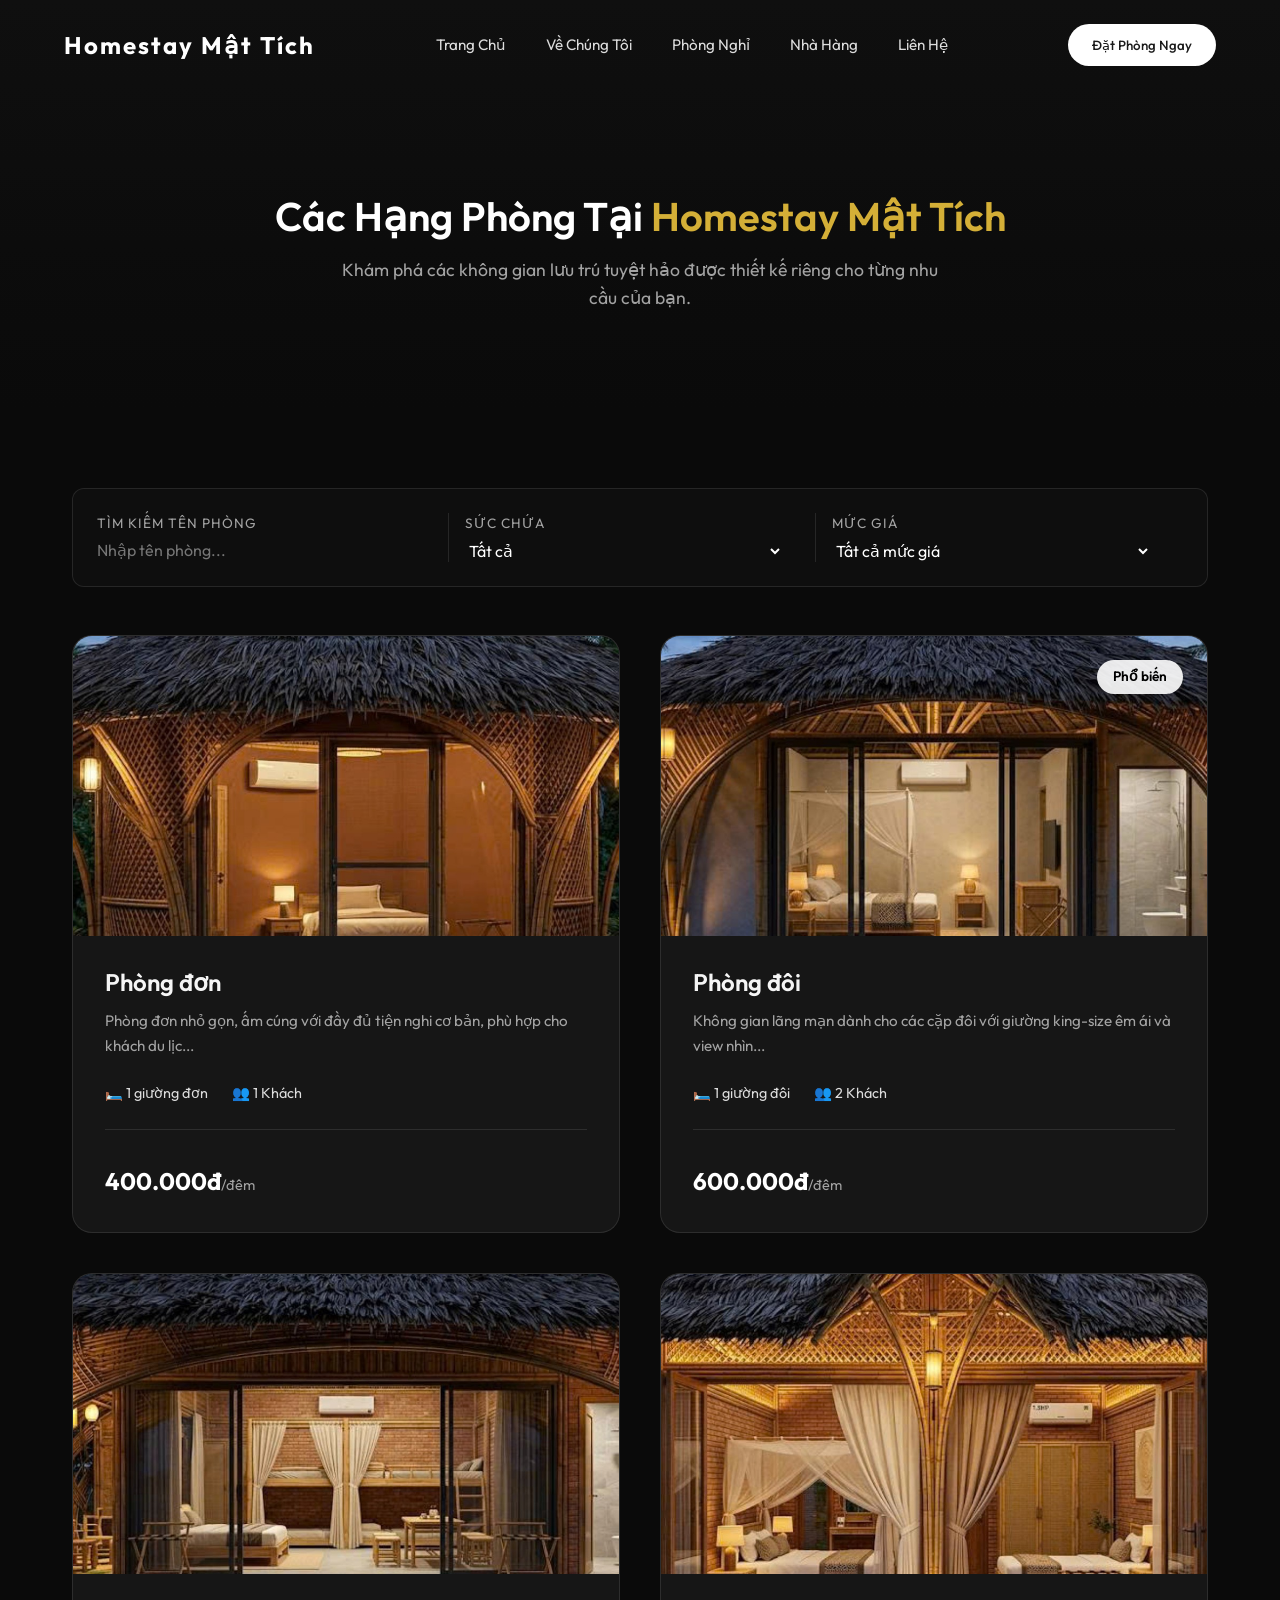
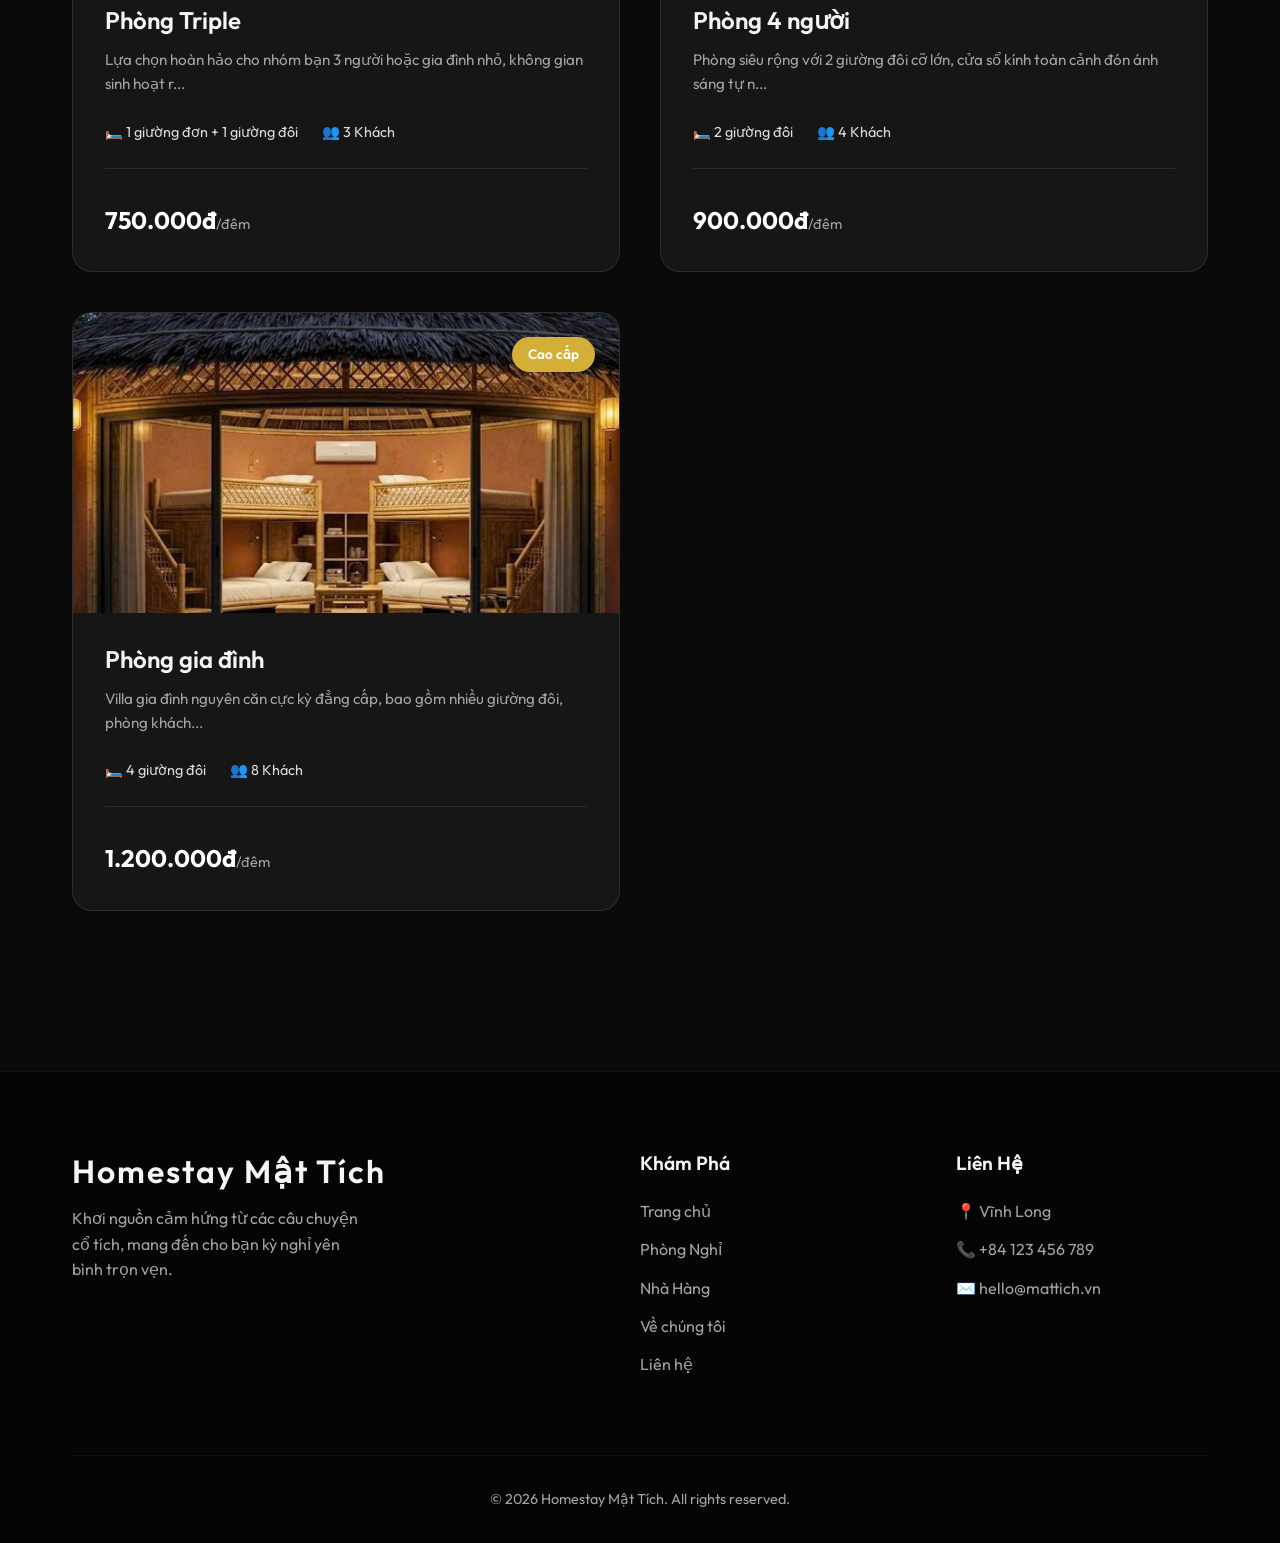
<file: rooms.html>
﻿<!DOCTYPE html>
<html lang="vi">

<head>
    <meta charset="UTF-8">
    <meta name="viewport" content="width=device-width, initial-scale=1.0">
    <title>Phòng Nghỉ | Homestay Mật Tích</title>
    <meta name="description" content="Danh sách các hạng phòng cao cấp tại Homestay Mật Tích.">
    <!-- Google Fonts -->
    <link rel="preconnect" href="https://fonts.googleapis.com">
    <link rel="preconnect" href="https://fonts.gstatic.com" crossorigin>
    <link href="https://fonts.googleapis.com/css2?family=Outfit:wght@300;400;500;600;700&display=swap" rel="stylesheet">

    <!-- CSS -->
    <link rel="stylesheet" href="css/style.css">
    <link rel="stylesheet" href="css/animations.css">
    <style>
        .page-header {
            padding: 12rem 0 6rem;
            text-align: center;
            background: linear-gradient(to bottom, rgba(15, 15, 15, 1) 0%, rgba(10, 10, 10, 1) 100%);
        }

        .rooms-page {
            padding-bottom: 10rem;
        }
    </style>
</head>

<body>
    <!-- Navbar -->
    <nav class="navbar scrolled">
        <div class="logo">Homestay Mật Tích</div>
        <ul class="nav-links">
            <li><a href="index.html">Trang Chủ</a></li>
            <li><a href="about.html">Về Chúng Tôi</a></li>
            <li><a href="rooms.html">Phòng Nghỉ</a></li>
            <li><a href="restaurant.html">Nhà Hàng</a></li>

            <li><a href="contact.html">Liên Hệ</a></li>
        </ul>
        <button class="btn-primary">Đặt Phòng Ngay</button>
    </nav>

    <!-- Page Header -->
    <header class="page-header">
        <div class="container">
            <h1 class="section-title scroll-animate fade-up">Các Hạng Phòng Tại <span>Homestay Mật Tích</span></h1>
            <p class="scroll-animate fade-up delay-1"
                style="max-width: 600px; margin: 0 auto; color: var(--text-muted); font-size: 1.1rem;">Khám phá các
                không gian lưu trú tuyệt hảo được thiết kế riêng cho từng nhu cầu của bạn.</p>
        </div>
    </header>

    <!-- Rooms Section -->
    <section class="rooms-section rooms-page">
        <div class="container">
            <!-- Filter Bar -->
            <div class="filter-bar scroll-animate fade-up" style="margin-bottom: 3rem;">
                <div
                    style="display: flex; gap: 1rem; flex-wrap: wrap; background: var(--glass-bg); padding: 1.5rem; border-radius: 12px; border: 1px solid var(--glass-border);">
                    <div class="booking-field"
                        style="flex: 1; min-width: 200px; border-right: 1px solid rgba(255,255,255,0.1);">
                        <label>Tìm kiếm tên phòng</label>
                        <input type="text" id="searchInput" placeholder="Nhập tên phòng...">
                    </div>
                    <div class="booking-field"
                        style="flex: 1; min-width: 150px; border-right: 1px solid rgba(255,255,255,0.1);">
                        <label>Sức chứa</label>
                        <select id="capacityFilter">
                            <option value="all">Tất cả</option>
                            <option value="1">1 Người</option>
                            <option value="2">2 Người</option>
                            <option value="3">3 Người</option>
                            <option value="4">4+ Người</option>
                        </select>
                    </div>
                    <div class="booking-field" style="flex: 1; min-width: 150px; border-right: none;">
                        <label>Mức giá</label>
                        <select id="priceFilter">
                            <option value="all">Tất cả mức giá</option>
                            <option value="under500">Dưới 500.000đ</option>
                            <option value="500-1000">500.000đ - 1.000.000đ</option>
                            <option value="over1000">Trên 1.000.000đ</option>
                        </select>
                    </div>
                </div>
            </div>

            <div class="rooms-grid" id="rooms-container" style="margin-top: 0;">
                <!-- JS sẽ render phòng ở đây -->
            </div>
            <div id="no-results" style="display: none; text-align: center; color: var(--text-muted); padding: 3rem;">
                Không tìm thấy phòng phù hợp với yêu cầu của bạn.
            </div>
        </div>
    </section>

    <!-- Footer -->
    <footer class="footer">
        <div class="container">
            <div class="footer-grid">
                <div class="footer-brand">
                    <h2>Homestay Mật Tích</h2>
                    <p>Khơi nguồn cảm hứng từ các câu chuyện cổ tích, mang đến cho bạn kỳ nghỉ yên bình trọn vẹn.</p>
                </div>
                <div class="footer-links">
                    <h3>Khám Phá</h3>
                    <ul>
                        <li><a href="index.html">Trang chủ</a></li>
                        <li><a href="rooms.html">Phòng Nghỉ</a></li>
                        <li><a href="restaurant.html">Nhà Hàng</a></li>

                        <li><a href="about.html">Về chúng tôi</a></li>
                        <li><a href="contact.html">Liên hệ</a></li>
                    </ul>
                </div>
                <div class="footer-contact">
                    <h3>Liên Hệ</h3>
                    <p>📍 Vĩnh Long</p>
                    <p>📞 +84 123 456 789</p>
                    <p>✉️ hello@mattich.vn</p>
                </div>
            </div>
            <div class="footer-bottom">
                <p>&copy; 2026 Homestay Mật Tích. All rights reserved.</p>
            </div>
        </div>
    </footer>

    <!-- JS -->
    <script src="js/data.js"></script>
    <script src="js/main.js"></script>
</body>

</html>
</file>
<file: css/style.css>
/* ===== DESIGN TOKENS & VARIABLES ===== */
:root {
    --primary: #1a1a1a;
    --primary-light: #2c2c2c;
    --accent: #d4af37;
    --accent-hover: #b89528;
    --text-main: #f5f5f5;
    --text-muted: #a3a3a3;
    --bg-dark: #0f0f0f;
    --bg-card: rgba(30, 30, 30, 0.6);
    --glass-bg: rgba(20, 20, 20, 0.4);
    --glass-border: rgba(255, 255, 255, 0.1);
    --navbar-bg: rgba(15, 15, 15, 0.85);
    --footer-bg: #050505;
    --rooms-bg: #0a0a0a;
    --font-main: 'Outfit', sans-serif;
    --transition: all 0.4s cubic-bezier(0.25, 1, 0.5, 1);
}

/* ===== LIGHT MODE ===== */
body.light-mode {
    --primary: #ffffff;
    --primary-light: #f0f0f0;
    --text-main: #1a1a1a;
    --text-muted: #555555;
    --bg-dark: #f5f4f0;
    --bg-card: rgba(255, 255, 255, 0.9);
    --glass-bg: rgba(255, 255, 255, 0.7);
    --glass-border: rgba(0, 0, 0, 0.1);
    --navbar-bg: rgba(245, 244, 240, 0.92);
    --footer-bg: #e8e6e0;
    --rooms-bg: #ede9e0;
}

body.light-mode .navbar.scrolled {
    background: var(--navbar-bg);
    border-bottom: 1px solid var(--glass-border);
}

body.light-mode .nav-links a {
    color: #333;
}

body.light-mode .nav-links a:hover {
    color: var(--accent);
}

body.light-mode .logo {
    color: #1a1a1a;
}

body.light-mode .section-title {
    color: #1a1a1a;
}

body.light-mode .room-card {
    background: #fff;
    border-color: rgba(0,0,0,0.1);
    box-shadow: 0 4px 20px rgba(0,0,0,0.08);
}

body.light-mode .room-card:hover {
    box-shadow: 0 20px 40px rgba(0,0,0,0.15);
    border-color: var(--accent);
}

body.light-mode .room-info h3 {
    color: #1a1a1a;
}

body.light-mode .room-meta {
    border-bottom-color: rgba(0,0,0,0.1);
    color: #444;
}

body.light-mode .price {
    color: #1a1a1a;
}

body.light-mode .badge {
    background: rgba(0,0,0,0.08);
    color: #1a1a1a;
}

body.light-mode .rooms-section {
    background: var(--rooms-bg);
}

body.light-mode .footer {
    background: var(--footer-bg);
    border-top: 1px solid rgba(0,0,0,0.1);
}

body.light-mode .footer-bottom {
    border-top: 1px solid rgba(0,0,0,0.1);
    color: #555;
}

body.light-mode .footer-brand h2,
body.light-mode .footer-links h3,
body.light-mode .footer-contact h3 {
    color: #1a1a1a;
}

body.light-mode .features {
    border-top-color: rgba(0,0,0,0.1);
}

body.light-mode .glass-card {
    background: rgba(255,255,255,0.9);
    border-color: rgba(0,0,0,0.1);
}

body.light-mode .glass-card p {
    color: #444;
}

body.light-mode .booking-bar {
    background: rgba(255,255,255,0.85);
    border-color: rgba(0,0,0,0.12);
    box-shadow: 0 10px 40px rgba(0,0,0,0.1);
}

body.light-mode .booking-field {
    border-right-color: rgba(0,0,0,0.1);
}

body.light-mode .booking-field input,
body.light-mode .booking-field select {
    color: #1a1a1a;
}

body.light-mode .booking-field input::-webkit-calendar-picker-indicator {
    filter: invert(0);
}

body.light-mode .booking-field select option {
    background: #fff;
    color: #1a1a1a;
}

body.light-mode .btn-primary {
    background: #1a1a1a;
    color: #fff;
}

body.light-mode .btn-primary:hover {
    background: #333;
}

body.light-mode .btn-outline {
    color: #1a1a1a;
    border-color: #1a1a1a;
}

body.light-mode .btn-outline:hover {
    background: #1a1a1a;
    color: #fff;
}

body.light-mode .btn-secondary {
    background: rgba(0,0,0,0.07);
    color: #1a1a1a;
    border-color: rgba(0,0,0,0.15);
}

body.light-mode .section-header p {
    color: var(--text-muted);
}

body.light-mode .hero-bg::after {
    background: linear-gradient(to bottom, rgba(245,244,240,0.2) 0%, rgba(245,244,240,0.75) 100%);
}

body.light-mode .hero p {
    color: #1a1a1a;
}

body.light-mode .hero h1 {
    color: #fff;
    text-shadow: 0 2px 20px rgba(0,0,0,0.5);
}

body.light-mode .about-text p {
    color: var(--text-muted);
}

/* ===== THEME TOGGLE BUTTON ===== */
.theme-toggle {
    background: var(--glass-bg);
    border: 1px solid var(--glass-border);
    border-radius: 50px;
    cursor: pointer;
    width: 44px;
    height: 44px;
    display: flex;
    align-items: center;
    justify-content: center;
    font-size: 1.2rem;
    transition: var(--transition);
    backdrop-filter: blur(10px);
    flex-shrink: 0;
}

.theme-toggle:hover {
    transform: rotate(20deg) scale(1.15);
    border-color: var(--accent);
    background: rgba(212,175,55,0.15);
}

body.light-mode .theme-toggle {
    background: rgba(0,0,0,0.07);
    border-color: rgba(0,0,0,0.15);
}

/* ===== RESET & BASE ===== */
* {
    margin: 0;
    padding: 0;
    box-sizing: border-box;
}

html {
    scroll-behavior: smooth;
    font-size: 16px;
}

body {
    font-family: var(--font-main);
    background-color: var(--bg-dark);
    color: var(--text-main);
    line-height: 1.6;
    overflow-x: hidden;
}

img {
    max-width: 100%;
    display: block;
}

a {
    text-decoration: none;
    color: inherit;
}

ul {
    list-style: none;
}

.container {
    max-width: 1200px;
    margin: 0 auto;
    padding: 0 2rem;
}

/* ===== TYPOGRAPHY ===== */
h1, h2, h3, h4 {
    font-weight: 600;
    line-height: 1.2;
}

.section-title {
    font-size: 2.5rem;
    margin-bottom: 1rem;
    color: #fff;
}

.section-title span {
    color: var(--accent);
}

/* ===== BUTTONS ===== */
button, .btn-primary, .btn-secondary, .btn-accent, .btn-outline {
    font-family: var(--font-main);
    cursor: pointer;
    border: none;
    outline: none;
    transition: var(--transition);
    display: inline-flex;
    align-items: center;
    justify-content: center;
    font-weight: 500;
}

.btn-primary {
    background: #fff;
    color: var(--primary);
    padding: 0.8rem 1.5rem;
    border-radius: 50px;
}

.btn-primary:hover {
    background: #e0e0e0;
    transform: translateY(-2px);
}

.btn-primary.large {
    padding: 1rem 2.5rem;
    font-size: 1.1rem;
}

.btn-secondary {
    background: rgba(255, 255, 255, 0.1);
    color: #fff;
    border: 1px solid rgba(255, 255, 255, 0.2);
    padding: 1rem 2.5rem;
    border-radius: 50px;
    backdrop-filter: blur(10px);
}

.btn-secondary:hover {
    background: rgba(255, 255, 255, 0.2);
    transform: translateY(-2px);
}

.btn-accent {
    background: var(--accent);
    color: var(--primary);
    padding: 0.8rem 2rem;
    border-radius: 8px;
    font-weight: 600;
}

.btn-accent:hover {
    background: var(--accent-hover);
    transform: translateY(-2px);
}

.btn-outline {
    background: transparent;
    color: #fff;
    border: 1px solid #fff;
    padding: 0.6rem 1.5rem;
    border-radius: 50px;
}

.btn-outline:hover {
    background: #fff;
    color: var(--primary);
}

/* ===== NAVBAR ===== */
.navbar {
    position: fixed;
    top: 0;
    left: 0;
    width: 100%;
    padding: 1.5rem 4rem;
    display: flex;
    justify-content: space-between;
    align-items: center;
    z-index: 1000;
    transition: var(--transition);
}

.navbar.scrolled {
    background: rgba(15, 15, 15, 0.85);
    backdrop-filter: blur(12px);
    padding: 1rem 4rem;
    border-bottom: 1px solid var(--glass-border);
}

.logo {
    font-size: 1.5rem;
    font-weight: 700;
    letter-spacing: 2px;
    color: #fff;
}

.nav-links {
    display: flex;
    gap: 2.5rem;
}

.nav-links a {
    font-size: 0.95rem;
    font-weight: 400;
    color: #ddd;
    position: relative;
    transition: var(--transition);
}

.nav-links a::after {
    content: '';
    position: absolute;
    bottom: -5px;
    left: 0;
    width: 0%;
    height: 2px;
    background: var(--accent);
    transition: var(--transition);
}

.nav-links a:hover {
    color: #fff;
}

.nav-links a:hover::after {
    width: 100%;
}

/* ===== HERO SECTION ===== */
.hero {
    position: relative;
    min-height: 100vh;
    display: flex;
    align-items: center;
    justify-content: center;
    padding: 0 4rem;
    overflow: hidden;
}

.hero-bg {
    position: absolute;
    top: 0;
    left: 0;
    width: 100%;
    height: 100%;
    background: url('../assets/images/hero.png') center/cover no-repeat;
    z-index: -1;
    /* Zoom animation */
    animation: zoomBg 20s infinite alternate linear;
}

.hero-bg::after {
    content: '';
    position: absolute;
    inset: 0;
    background: linear-gradient(to bottom, rgba(0,0,0,0.3) 0%, rgba(15,15,15,0.9) 100%);
}

.hero-content {
    max-width: 900px;
    text-align: center;
    margin-top: 5rem;
    z-index: 1;
}

.hero h1 {
    font-size: 4.5rem;
    margin-bottom: 1.5rem;
    letter-spacing: -1px;
}

.hero p {
    font-size: 1.2rem;
    color: #ccc;
    max-width: 700px;
    margin: 0 auto 2.5rem;
}

.hero-actions {
    display: flex;
    gap: 1.5rem;
    justify-content: center;
    margin-bottom: 4rem;
}

/* Glass Booking Bar */
.booking-bar {
    background: var(--glass-bg);
    border: 1px solid var(--glass-border);
    backdrop-filter: blur(16px);
    -webkit-backdrop-filter: blur(16px);
    border-radius: 16px;
    padding: 1.5rem 2.5rem;
    display: flex;
    align-items: center;
    justify-content: space-between;
    gap: 1rem;
    box-shadow: 0 25px 50px -12px rgba(0,0,0,0.5);
}

.booking-field {
    display: flex;
    flex-direction: column;
    text-align: left;
    border-right: 1px solid rgba(255,255,255,0.1);
    padding-right: 2rem;
    flex: 1;
}

.booking-field:last-of-type {
    border-right: none;
}

.booking-field label {
    font-size: 0.85rem;
    color: var(--text-muted);
    margin-bottom: 0.3rem;
    text-transform: uppercase;
    letter-spacing: 1px;
}

.booking-field input, .booking-field select {
    background: transparent;
    border: none;
    color: #fff;
    font-size: 1rem;
    font-family: var(--font-main);
    outline: none;
    cursor: pointer;
}

.booking-field input::-webkit-calendar-picker-indicator {
    filter: invert(1);
    cursor: pointer;
}

.booking-field select option {
    background: var(--primary);
    color: #fff;
}

/* ===== ABOUT SECTION ===== */
.about-section {
    padding: 8rem 0;
    position: relative;
}

.grid-2-col {
    display: grid;
    grid-template-columns: 1fr 1fr;
    gap: 4rem;
    align-items: center;
}

.about-text p {
    color: var(--text-muted);
    margin-bottom: 1.5rem;
    font-size: 1.1rem;
}

.features {
    display: flex;
    gap: 2rem;
    margin-top: 3rem;
    border-top: 1px solid var(--glass-border);
    padding-top: 2rem;
}

.feature-item h3 {
    font-size: 2rem;
    color: var(--accent);
    margin-bottom: 0.5rem;
}

.feature-item p {
    font-size: 0.9rem;
    color: #fff;
    margin: 0;
}

.about-image {
    position: relative;
    border-radius: 20px;
    overflow: hidden;
}

.about-image img {
    border-radius: 20px;
    transition: transform 0.8s ease;
}

.about-image:hover img {
    transform: scale(1.05);
}

.glass-card {
    position: absolute;
    bottom: -20px;
    left: -20px;
    background: var(--glass-bg);
    backdrop-filter: blur(20px);
    border: 1px solid var(--glass-border);
    padding: 1.5rem;
    border-radius: 12px;
    max-width: 250px;
    box-shadow: 0 10px 30px rgba(0,0,0,0.3);
}

.glass-card h4 {
    color: var(--accent);
    margin-bottom: 0.5rem;
}

.glass-card p {
    font-size: 0.9rem;
    font-style: italic;
    color: #ddd;
}

/* ===== ROOMS SECTION ===== */
.rooms-section {
    padding: 5rem 0 10rem;
    background: #0a0a0a;
}

.section-header {
    text-align: center;
    margin-bottom: 4rem;
}

.section-header p {
    color: var(--text-muted);
    font-size: 1.1rem;
}

.rooms-grid {
    display: grid;
    grid-template-columns: repeat(2, 1fr);
    gap: 2.5rem;
}

.room-card {
    background: var(--bg-card);
    border: 1px solid var(--glass-border);
    border-radius: 20px;
    overflow: hidden;
    transition: var(--transition);
}

.room-card:hover {
    transform: translateY(-10px);
    box-shadow: 0 20px 40px rgba(0,0,0,0.4);
    border-color: rgba(255,255,255,0.2);
}

.room-img-wrapper {
    position: relative;
    height: 300px;
    overflow: hidden;
}

.room-img-wrapper img {
    width: 100%;
    height: 100%;
    object-fit: cover;
    transition: transform 0.8s ease;
}

.room-card:hover .room-img-wrapper img {
    transform: scale(1.08);
}

.badge {
    position: absolute;
    top: 1.5rem;
    right: 1.5rem;
    background: rgba(255,255,255,0.9);
    color: #000;
    padding: 0.4rem 1rem;
    border-radius: 50px;
    font-size: 0.85rem;
    font-weight: 600;
}

.badge.premium {
    background: var(--accent);
    color: #fff;
}

.room-info {
    padding: 2rem;
}

.room-info h3 {
    font-size: 1.5rem;
    margin-bottom: 0.8rem;
}

.room-info p {
    color: var(--text-muted);
    font-size: 0.95rem;
    margin-bottom: 1.5rem;
}

.room-meta {
    display: flex;
    gap: 1.5rem;
    margin-bottom: 2rem;
    padding-bottom: 1.5rem;
    border-bottom: 1px solid rgba(255,255,255,0.1);
    font-size: 0.9rem;
    color: #ddd;
}

.room-footer {
    display: flex;
    justify-content: space-between;
    align-items: center;
}

.price {
    font-size: 1.5rem;
    font-weight: 700;
    color: #fff;
}

.price span {
    font-size: 0.9rem;
    color: var(--text-muted);
    font-weight: 400;
}

/* ===== FOOTER ===== */
.footer {
    background: #050505;
    padding: 5rem 0 2rem;
    border-top: 1px solid rgba(255,255,255,0.05);
}

.footer-grid {
    display: grid;
    grid-template-columns: 2fr 1fr 1fr;
    gap: 4rem;
    margin-bottom: 4rem;
}

.footer-brand h2 {
    font-size: 2rem;
    letter-spacing: 2px;
    margin-bottom: 1rem;
}

.footer-brand p {
    color: var(--text-muted);
    max-width: 300px;
}

.footer-links h3, .footer-contact h3 {
    font-size: 1.2rem;
    margin-bottom: 1.5rem;
}

.footer-links ul li {
    margin-bottom: 0.8rem;
}

.footer-links a {
    color: var(--text-muted);
    transition: var(--transition);
}

.footer-links a:hover {
    color: var(--accent);
    padding-left: 5px;
}

.footer-contact p {
    color: var(--text-muted);
    margin-bottom: 0.8rem;
}

.footer-bottom {
    text-align: center;
    padding-top: 2rem;
    border-top: 1px solid rgba(255,255,255,0.05);
    color: var(--text-muted);
    font-size: 0.9rem;
}

/* Responsive */
@media (max-width: 992px) {
    .grid-2-col {
        grid-template-columns: 1fr;
    }
    .rooms-grid {
        grid-template-columns: 1fr;
    }
    .booking-bar {
        flex-direction: column;
        align-items: stretch;
    }
    .booking-field {
        border-right: none;
        border-bottom: 1px solid rgba(255,255,255,0.1);
        padding-bottom: 1rem;
        padding-right: 0;
    }
    .hero h1 {
        font-size: 3rem;
    }
}
</file>
<file: css/animations.css>
/* ===== INITIAL STATES FOR ANIMATIONS ===== */
.fade-up {
    opacity: 0;
    transform: translateY(30px);
}

.slide-right {
    opacity: 0;
    transform: translateX(-50px);
}

.slide-left {
    opacity: 0;
    transform: translateX(50px);
}

.scale-in {
    opacity: 0;
    transform: scale(0.9);
}

/* ===== ANIMATION CLASSES (APPLIED VIA JS) ===== */
.animate {
    animation: fadeUpAnim 0.8s cubic-bezier(0.25, 1, 0.5, 1) forwards;
}

.animate.slide-right {
    animation: slideRightAnim 0.8s cubic-bezier(0.25, 1, 0.5, 1) forwards;
}

.animate.slide-left {
    animation: slideLeftAnim 0.8s cubic-bezier(0.25, 1, 0.5, 1) forwards;
}

.animate.scale-in {
    animation: scaleInAnim 0.8s cubic-bezier(0.25, 1, 0.5, 1) forwards;
}

/* Delays */
.delay-1 { animation-delay: 0.2s; }
.delay-2 { animation-delay: 0.4s; }
.delay-3 { animation-delay: 0.6s; }

/* ===== KEYFRAMES ===== */
@keyframes fadeUpAnim {
    from {
        opacity: 0;
        transform: translateY(30px);
    }
    to {
        opacity: 1;
        transform: translateY(0);
    }
}

@keyframes slideRightAnim {
    from {
        opacity: 0;
        transform: translateX(-50px);
    }
    to {
        opacity: 1;
        transform: translateX(0);
    }
}

@keyframes slideLeftAnim {
    from {
        opacity: 0;
        transform: translateX(50px);
    }
    to {
        opacity: 1;
        transform: translateX(0);
    }
}

@keyframes scaleInAnim {
    from {
        opacity: 0;
        transform: scale(0.9);
    }
    to {
        opacity: 1;
        transform: scale(1);
    }
}

@keyframes zoomBg {
    from {
        transform: scale(1);
    }
    to {
        transform: scale(1.1);
    }
}

/* Page Load Animations for Hero */
.hero h1.fade-up { animation: fadeUpAnim 1s ease forwards; animation-delay: 0.1s; }
.hero p.fade-up { animation: fadeUpAnim 1s ease forwards; animation-delay: 0.3s; }
.hero .hero-actions.fade-up { animation: fadeUpAnim 1s ease forwards; animation-delay: 0.5s; }
.hero .booking-bar.fade-up { animation: fadeUpAnim 1s ease forwards; animation-delay: 0.7s; }
</file>
